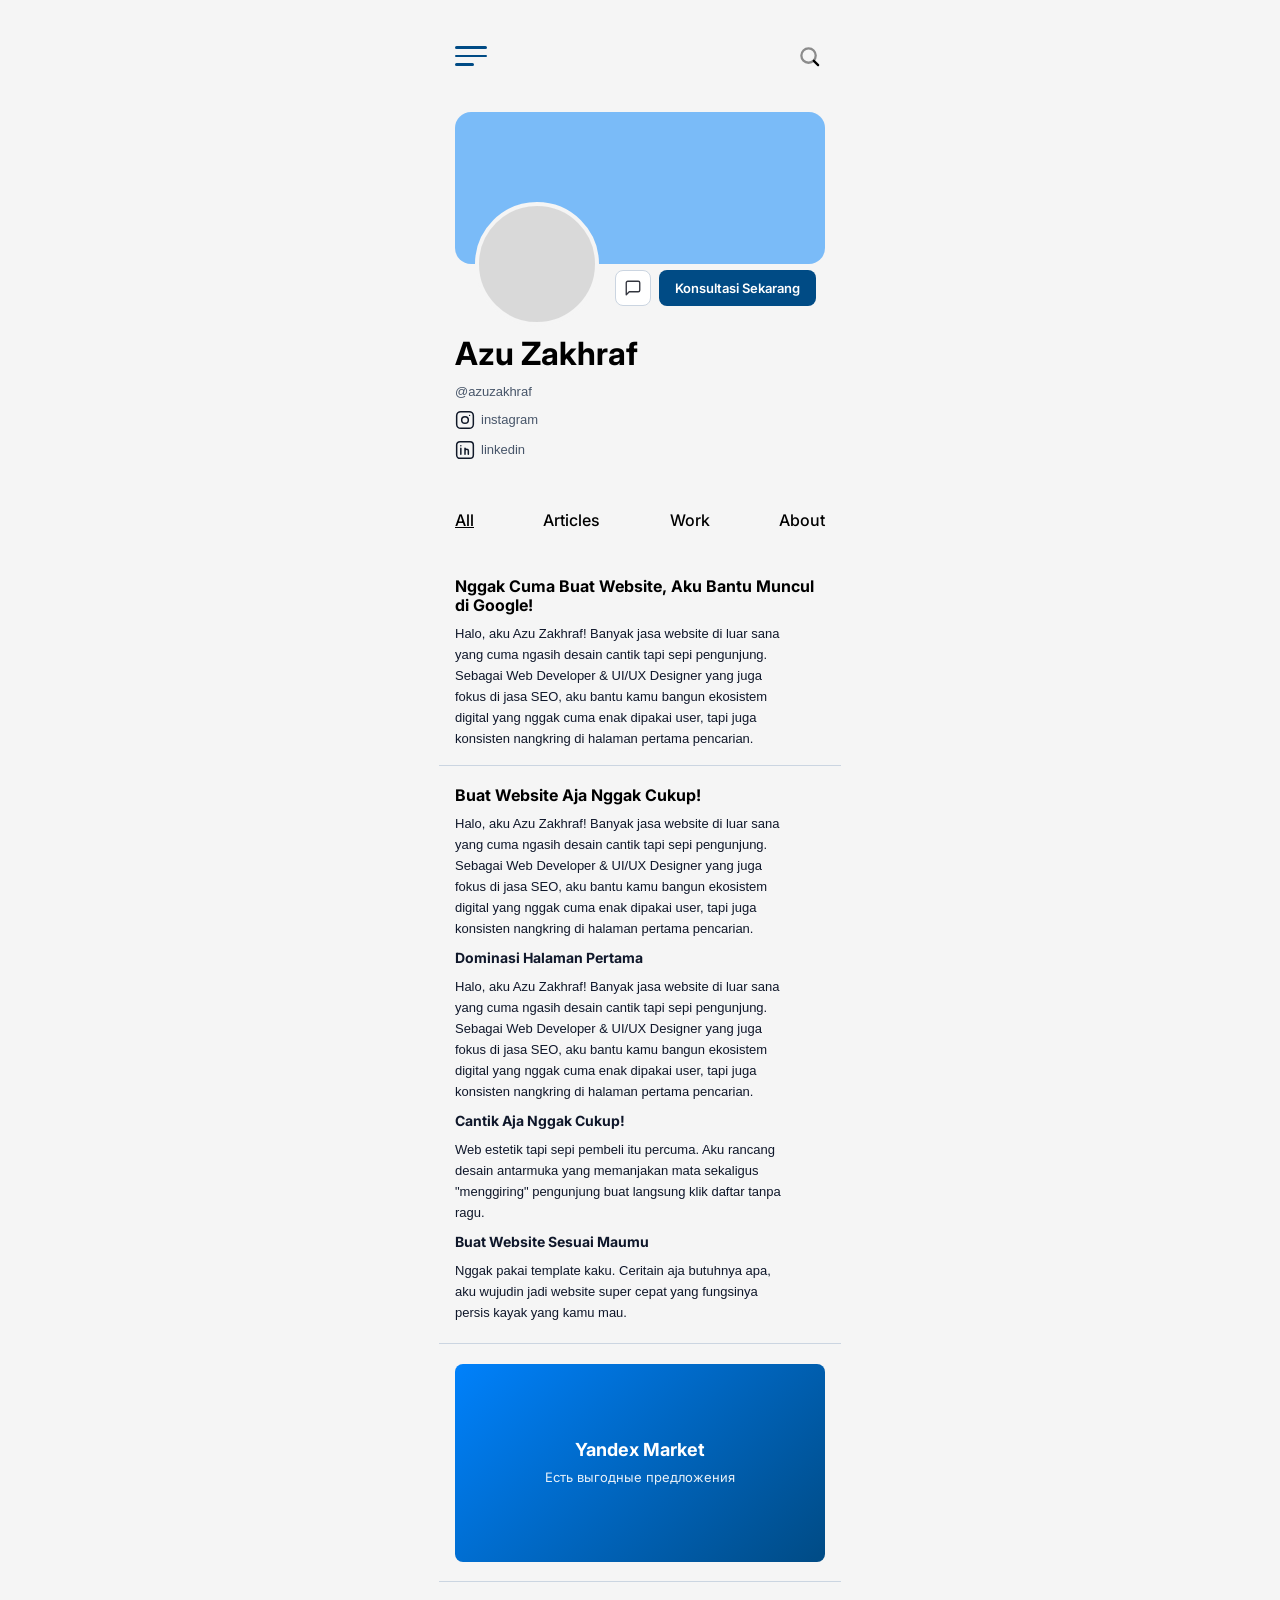
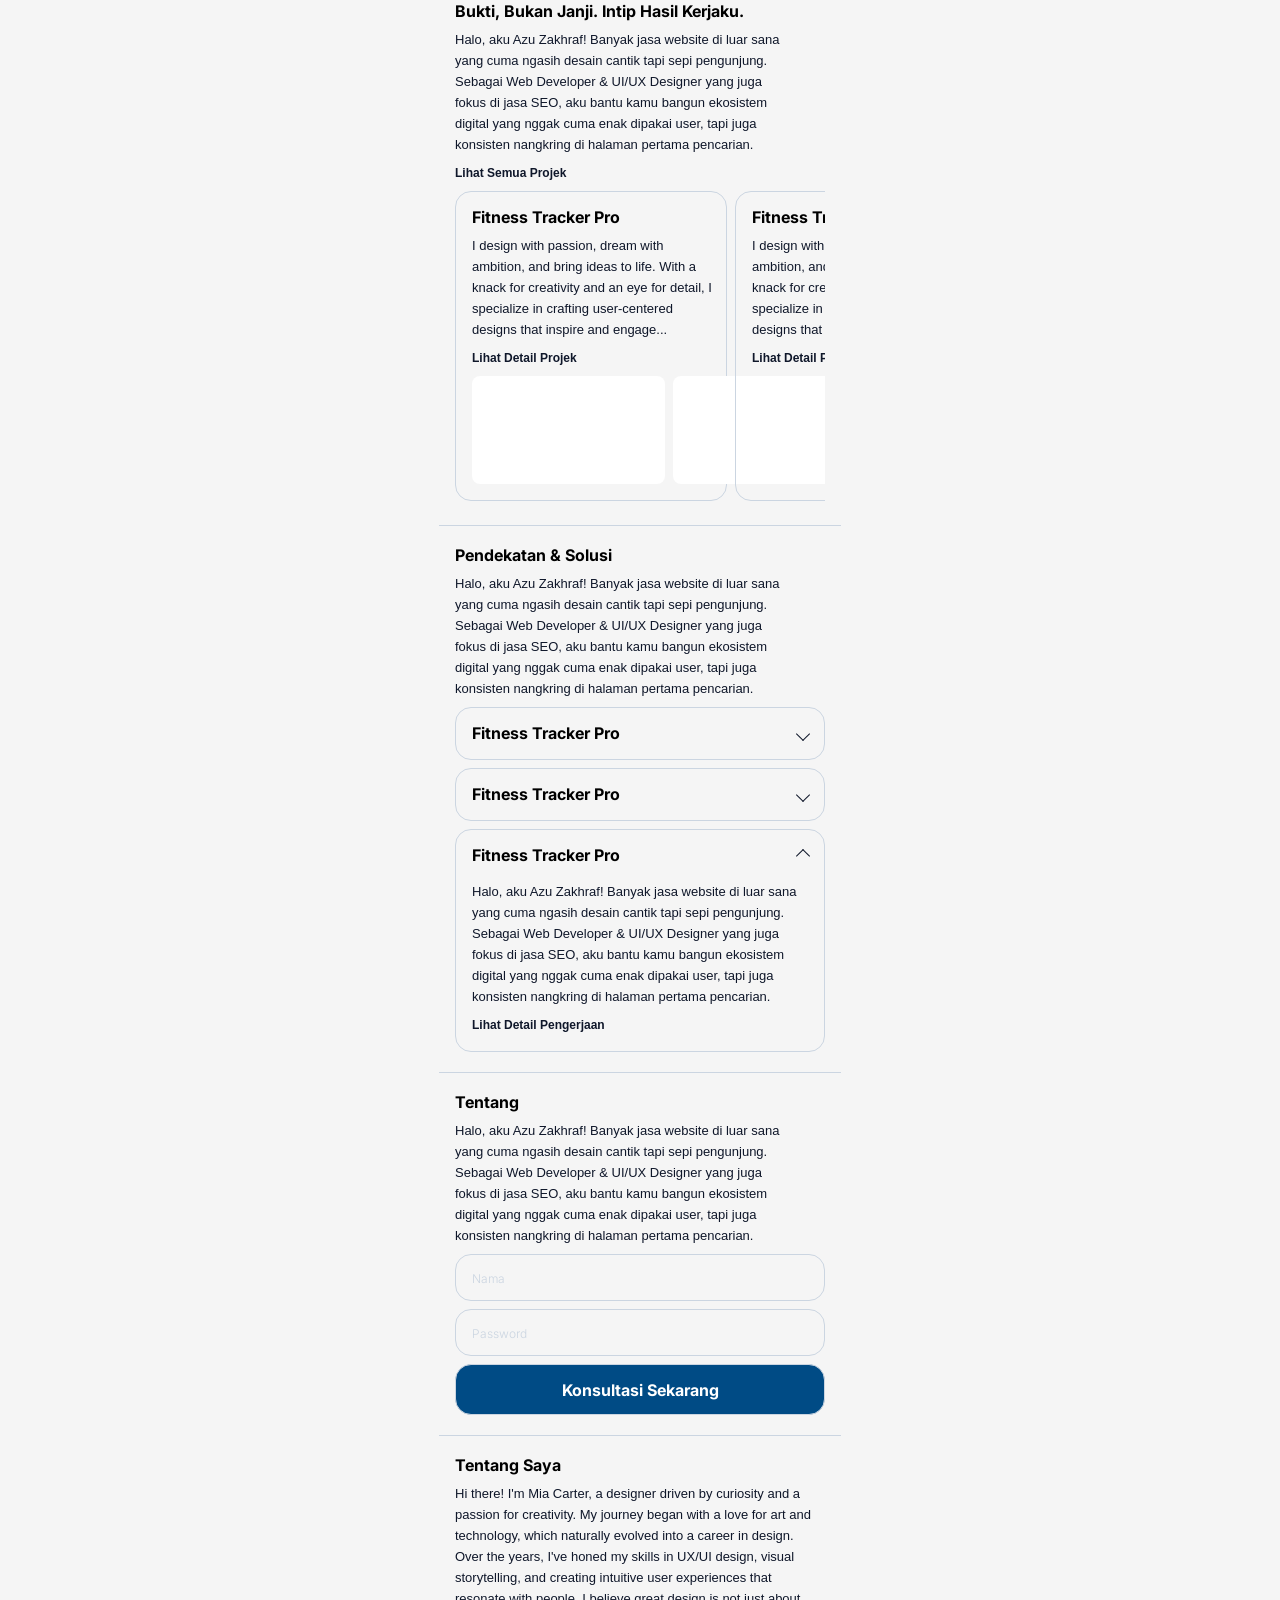
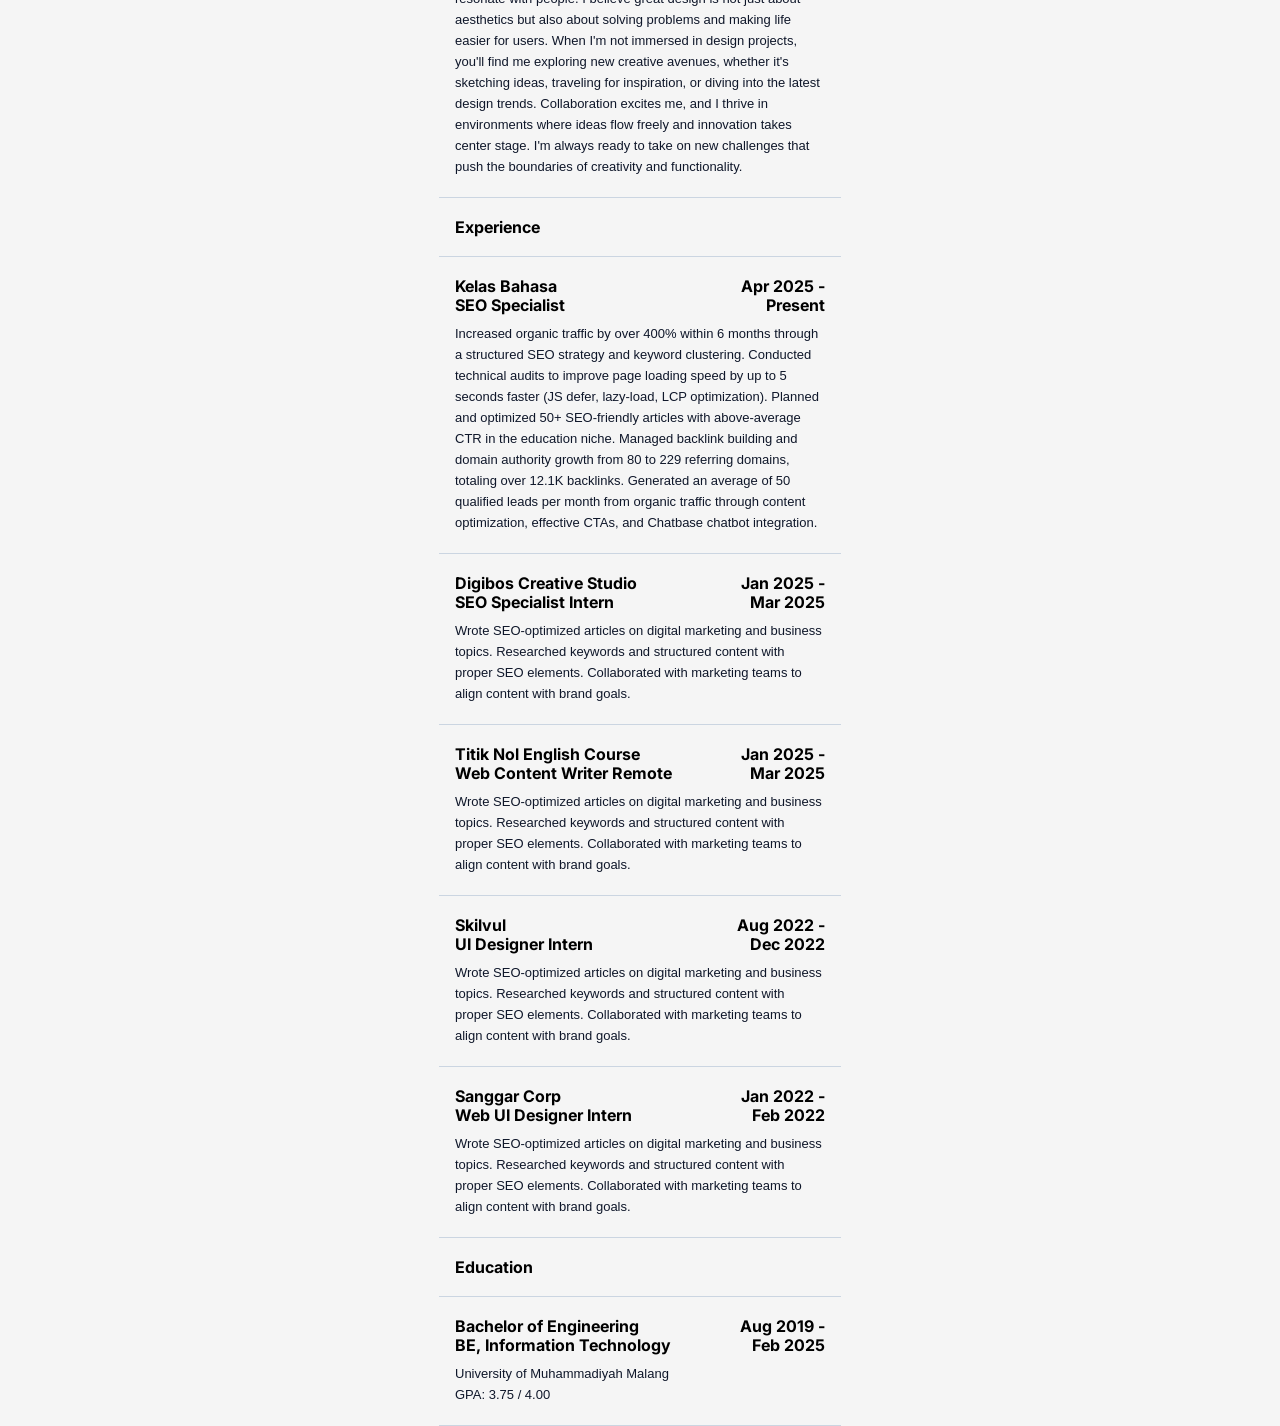
<file: index.html>
<!DOCTYPE html>
<html lang="id">
<head>
  <meta charset="UTF-8" />
  <meta name="viewport" content="width=device-width, initial-scale=1.0, maximum-scale=1.0" />
  <title>Azu Zakhraf Banyak — Web Developer & UI/UX Designer</title>
  <link rel="preconnect" href="https://fonts.googleapis.com" />
  <link rel="preconnect" href="https://fonts.gstatic.com" crossorigin />
  <link href="https://fonts.googleapis.com/css2?family=Inter:wght@300;400;500;600;700&display=swap" rel="stylesheet" />
  <style>
    * { box-sizing: border-box; margin: 0; padding: 0; }

    body {
      font-family: 'Inter', sans-serif;
      background: #F5F5F5;
      max-width: 402px;
      margin: 0 auto;
      min-height: 100vh;
    }

    /* ── HEADER ── */
    .header {
      display: flex;
      flex-direction: row;
      justify-content: space-between;
      align-items: center;
      padding: 40px 16px;
      width: 402px;
      height: 112px;
      background: #F5F5F5;
    }

    .header-logo {
      width: 32px;
      height: 32px;
      display: flex;
      flex-direction: column;
      justify-content: center;
      gap: 6px;
      cursor: pointer;
    }
    .header-logo span {
      display: block;
      height: 2.5px;
      background: #004B85;
      border-radius: 2px;
    }
    .header-logo span:nth-child(3) { width: 60%; }

    .header-search {
      width: 32px;
      height: 32px;
      display: flex;
      align-items: center;
      justify-content: center;
      cursor: pointer;
    }
    .header-search svg {
      width: 23px;
      height: 23px;
    }

    /* ── PROFILE ── */
    .profile {
      display: flex;
      flex-direction: column;
      align-items: flex-start;
      padding: 0px 16px 20px;
      gap: 8px;
      width: 402px;
      background: #F5F5F5;
    }

    .profile-banner-wrap {
      width: 370px;
      height: 214px;
      position: relative;
    }

    .profile-banner {
      position: absolute;
      width: 370px;
      height: 152px;
      left: 0;
      top: 0;
      background: #0081FB;
      opacity: 0.5;
      border-radius: 16px;
    }

    .profile-avatar {
      position: absolute;
      width: 124px;
      height: 124px;
      left: 20px;
      top: 90px;
      background: #D9D9D9;
      border-radius: 50%;
      border: 4px solid #F5F5F5;
    }

    .profile-action {
      position: absolute;
      display: flex;
      flex-direction: row;
      align-items: center;
      gap: 8px;
      left: 160px;
      top: 158px;
    }

    .profile-msg-icon {
      width: 36px;
      height: 36px;
      display: flex;
      align-items: center;
      justify-content: center;
      background: #fff;
      border-radius: 8px;
      border: 1px solid #CBD5E1;
    }

    .btn-konsultasi {
      display: flex;
      flex-direction: row;
      justify-content: center;
      align-items: center;
      padding: 0 16px;
      gap: 6px;
      height: 36px;
      background: #004B85;
      border-radius: 8px;
      border: none;
      cursor: pointer;
      white-space: nowrap;
    }
    .btn-konsultasi span {
      font-family: 'Inter', sans-serif;
      font-weight: 600;
      font-size: 13px;
      line-height: 1;
      color: #FFFFFF;
    }

    .profile-info {
      display: flex;
      flex-direction: column;
      align-items: flex-start;
      padding: 0;
      gap: 10px;
      width: 370px;
    }

    .profile-name {
      font-family: 'Inter', sans-serif;
      font-weight: 700;
      font-size: 32px;
      line-height: 40px;
      color: #000000;
    }

    .profile-handle {
      font-family: 'Helvetica', sans-serif;
      font-weight: 400;
      font-size: 13px;
      line-height: 16px;
      color: #475569;
    }

    .profile-links {
      display: flex;
      flex-direction: column;
      align-items: flex-start;
      gap: 10px;
    }

    .profile-link-row {
      display: flex;
      flex-direction: row;
      align-items: center;
      gap: 6px;
      cursor: pointer;
    }

    .social-label {
      font-family: 'Helvetica', sans-serif;
      font-weight: 400;
      font-size: 13px;
      line-height: 16px;
      color: #475569;
    }

    /* ── TABS ── */
    .tabs {
      display: flex;
      flex-direction: row;
      justify-content: space-between;
      align-items: center;
      padding: 20px 16px;
      gap: 8px;
      width: 402px;
      height: 80px;
      background: #F5F5F5;
    }

    .tab {
      font-family: 'Inter', sans-serif;
      font-weight: 500;
      font-size: 16px;
      line-height: 40px;
      color: #000000;
      background: none;
      border: none;
      cursor: pointer;
      text-decoration: none;
    }
    .tab.active {
      text-decoration: underline;
    }

    /* ── SECTION BASE ── */
    .section {
      box-sizing: border-box;
      display: flex;
      flex-direction: row;
      justify-content: space-between;
      align-items: flex-start;
      padding: 20px 16px;
      width: 402px;
      border-bottom: 1px solid #CBD5E1;
      background: #F5F5F5;
    }

    .section-inner {
      display: flex;
      flex-direction: column;
      align-items: flex-start;
      padding: 0px;
      gap: 8px;
      width: 370px;
    }

    .section-title {
      font-family: 'Inter', sans-serif;
      font-weight: 700;
      font-size: 16px;
      line-height: 19px;
      color: #000000;
      width: 370px;
    }

    .section-body {
      font-family: 'Helvetica Neue', 'Helvetica', sans-serif;
      font-weight: 400;
      font-size: 13px;
      line-height: 21px;
      color: #0F172A;
      width: 336px;
    }

    /* ── HERO ── */
    .hero-section {
      box-sizing: border-box;
      display: flex;
      flex-direction: row;
      justify-content: space-between;
      align-items: center;
      padding: 20px 16px;
      width: 402px;
      height: 206px;
      border-bottom: 1px solid #CBD5E1;
      background: #F5F5F5;
    }

    /* ── PROBLEM SECTION ── */
    .problem-inner {
      width: 370px;
      display: flex;
      flex-direction: column;
      gap: 8px;
    }

    .sub-heading {
      display: flex;
      flex-direction: column;
      align-items: flex-start;
      gap: 8px;
      width: 336px;
    }

    .sub-heading-title {
      font-family: 'Inter', sans-serif;
      font-weight: 700;
      font-size: 14px;
      line-height: 21px;
      color: #0F172A;
    }

    .sub-heading-body {
      font-family: 'Helvetica Neue', 'Helvetica', sans-serif;
      font-weight: 400;
      font-size: 13px;
      line-height: 21px;
      color: #0F172A;
      width: 336px;
    }

    /* ── CTA BANNER ── */
    .cta-section {
      box-sizing: border-box;
      display: flex;
      flex-direction: row;
      justify-content: space-between;
      align-items: center;
      padding: 20px 16px;
      width: 402px;
      height: 238px;
      border-bottom: 1px solid #CBD5E1;
      background: #F5F5F5;
    }

    .cta-image-wrap {
      width: 370px;
      height: 198px;
      border-radius: 8px;
      background: linear-gradient(135deg, #0081FB 0%, #004B85 100%);
      display: flex;
      align-items: center;
      justify-content: center;
      overflow: hidden;
      position: relative;
    }

    .cta-image-text {
      font-family: 'Inter', sans-serif;
      font-weight: 700;
      font-size: 18px;
      color: #fff;
      text-align: center;
      padding: 20px;
      line-height: 1.4;
    }

    /* ── PROJECTS ── */
    .projects-scroll-wrap {
      width: 370px;
      overflow: hidden;
      position: relative;
    }

    .projects-scroll {
      display: flex;
      flex-direction: row;
      align-items: center;
      gap: 8px;
      overflow-x: auto;
      scrollbar-width: none;
      padding-bottom: 4px;
    }
    .projects-scroll::-webkit-scrollbar { display: none; }

    .project-card {
      box-sizing: border-box;
      display: flex;
      flex-direction: column;
      align-items: flex-start;
      padding: 16px;
      gap: 8px;
      width: 272px;
      min-width: 272px;
      border: 1px solid #CBD5E1;
      border-radius: 16px;
      flex-shrink: 0;
    }

    .project-card-title {
      font-family: 'Inter', sans-serif;
      font-weight: 700;
      font-size: 16px;
      line-height: 19px;
      color: #000000;
      width: 240px;
    }

    .project-card-desc {
      font-family: 'Helvetica Neue', 'Helvetica', sans-serif;
      font-weight: 400;
      font-size: 13px;
      line-height: 21px;
      color: #0F172A;
      width: 240px;
    }

    .project-card-link {
      font-family: 'Helvetica Neue', 'Helvetica', sans-serif;
      font-weight: 700;
      font-size: 12px;
      line-height: 20px;
      color: #0F172A;
      cursor: pointer;
    }

    .project-images {
      display: flex;
      flex-direction: row;
      align-items: flex-start;
      gap: 8px;
      width: 100%;
    }

    .project-thumb {
      width: 193px;
      height: 108px;
      background: #FFFFFF;
      border-radius: 8px;
      flex-shrink: 0;
    }

    /* ── ACCORDION ── */
    .accordion-wrap {
      display: flex;
      flex-direction: column;
      gap: 8px;
      width: 370px;
    }

    .acc-item {
      box-sizing: border-box;
      border: 1px solid #CBD5E1;
      border-radius: 16px;
      overflow: hidden;
    }

    .acc-head {
      display: flex;
      flex-direction: row;
      justify-content: space-between;
      align-items: center;
      padding: 16px;
      gap: 8px;
      width: 100%;
      height: 51px;
      background: none;
      border: none;
      cursor: pointer;
    }

    .acc-head-title {
      font-family: 'Inter', sans-serif;
      font-weight: 700;
      font-size: 16px;
      line-height: 19px;
      color: #000000;
      text-align: left;
    }

    .acc-chevron {
      width: 10px;
      height: 10px;
      border-right: 1.8px solid #0F172A;
      border-bottom: 1.8px solid #0F172A;
      transform: rotate(45deg);
      flex-shrink: 0;
      transition: transform 0.25s;
    }
    .acc-item.open .acc-chevron {
      transform: rotate(-135deg);
    }

    .acc-body {
      max-height: 0;
      overflow: hidden;
      transition: max-height 0.3s ease;
    }
    .acc-body-inner {
      padding: 0 16px 16px;
      font-family: 'Helvetica Neue', 'Helvetica', sans-serif;
      font-weight: 400;
      font-size: 13px;
      line-height: 21px;
      color: #0F172A;
    }
    .acc-detail-link {
      display: block;
      margin-top: 8px;
      font-family: 'Helvetica Neue', 'Helvetica', sans-serif;
      font-weight: 700;
      font-size: 12px;
      line-height: 20px;
      color: #0F172A;
      cursor: pointer;
    }

    /* ── TENTANG (contact form) ── */
    .form-field {
      box-sizing: border-box;
      display: flex;
      flex-direction: row;
      align-items: flex-start;
      padding: 16px;
      gap: 8px;
      width: 370px;
      height: 47px;
      border: 1px solid #CBD5E1;
      border-radius: 16px;
      background: none;
    }

    .form-field input {
      border: none;
      outline: none;
      background: none;
      font-family: 'Inter', sans-serif;
      font-weight: 300;
      font-size: 12px;
      line-height: 15px;
      color: #000000;
      width: 100%;
    }
    .form-field input::placeholder { color: #CBD5E1; }

    .btn-konsultasi-lg {
      box-sizing: border-box;
      display: flex;
      flex-direction: row;
      justify-content: center;
      align-items: flex-start;
      padding: 16px;
      gap: 8px;
      width: 370px;
      height: 51px;
      background: #004B85;
      border: 1px solid #CBD5E1;
      border-radius: 16px;
      cursor: pointer;
    }
    .btn-konsultasi-lg span {
      font-family: 'Inter', sans-serif;
      font-weight: 700;
      font-size: 16px;
      line-height: 19px;
      color: #FFFFFF;
    }

    /* ── TENTANG SAYA ── */
    .about-body {
      font-family: 'Helvetica Neue', 'Helvetica', sans-serif;
      font-weight: 400;
      font-size: 13px;
      line-height: 21px;
      color: #0F172A;
      width: 370px;
    }

    /* ── SECTION TITLE ROW (Experience / Education headers) ── */
    .title-section {
      box-sizing: border-box;
      display: flex;
      flex-direction: column;
      align-items: flex-start;
      padding: 20px 16px;
      width: 402px;
      height: 59px;
      border-bottom: 1px solid #CBD5E1;
      background: #F5F5F5;
    }

    /* ── EXPERIENCE ITEM ── */
    .exp-section {
      box-sizing: border-box;
      display: flex;
      flex-direction: row;
      justify-content: space-between;
      align-items: flex-start;
      padding: 20px 16px;
      width: 402px;
      border-bottom: 1px solid #CBD5E1;
      background: #F5F5F5;
    }

    .exp-inner {
      display: flex;
      flex-direction: column;
      align-items: flex-start;
      gap: 8px;
      width: 370px;
    }

    .exp-header {
      display: flex;
      flex-direction: row;
      justify-content: space-between;
      align-items: flex-start;
      width: 370px;
    }

    .exp-left {
      display: flex;
      flex-direction: column;
      align-items: flex-start;
    }

    .exp-org {
      font-family: 'Inter', sans-serif;
      font-weight: 700;
      font-size: 16px;
      line-height: 19px;
      color: #000000;
    }

    .exp-role {
      font-family: 'Inter', sans-serif;
      font-weight: 700;
      font-size: 16px;
      line-height: 19px;
      color: #000000;
    }

    .exp-right {
      display: flex;
      flex-direction: column;
      align-items: flex-end;
    }

    .exp-date {
      font-family: 'Inter', sans-serif;
      font-weight: 700;
      font-size: 16px;
      line-height: 19px;
      color: #000000;
      text-align: right;
    }

    .exp-body {
      font-family: 'Helvetica Neue', 'Helvetica', sans-serif;
      font-weight: 400;
      font-size: 13px;
      line-height: 21px;
      color: #0F172A;
      width: 370px;
    }

    /* ── "Lihat Semua Projek" link ── */
    .see-all {
      font-family: 'Helvetica Neue', 'Helvetica', sans-serif;
      font-weight: 700;
      font-size: 12px;
      line-height: 20px;
      color: #0F172A;
      cursor: pointer;
    }
  </style>
</head>
<body>

  <!-- HEADER -->
  <div class="header">
    <div class="header-logo">
      <span></span>
      <span></span>
      <span></span>
    </div>
    <div class="header-search">
      <svg viewBox="0 0 24 24" fill="none">
        <circle cx="11" cy="11" r="7.5" stroke="#8B8B8B" stroke-width="2.4"/>
        <path d="M16.5 16.5L21 21" stroke="#000" stroke-width="2.4" stroke-linecap="round"/>
      </svg>
    </div>
  </div>

  <!-- PROFILE -->
  <div class="profile">
    <div class="profile-banner-wrap">
      <div class="profile-banner"></div>
      <div class="profile-avatar"></div>
      <div class="profile-action">
        <div class="profile-msg-icon">
          <svg width="18" height="18" viewBox="0 0 24 24" fill="none" stroke="#33363F" stroke-width="1.8" stroke-linecap="round" stroke-linejoin="round">
            <path d="M21 15a2 2 0 0 1-2 2H7l-4 4V5a2 2 0 0 1 2-2h14a2 2 0 0 1 2 2z"/>
          </svg>
        </div>
        <button class="btn-konsultasi">
          <span>Konsultasi Sekarang</span>
        </button>
      </div>
    </div>

    <div class="profile-info">
      <div class="profile-name">Azu Zakhraf</div>
      <div class="profile-handle">@azuzakhraf</div>
      <div class="profile-links">
        <div class="profile-link-row">
          <!-- Instagram icon -->
          <svg width="20" height="20" viewBox="0 0 24 24" fill="none" stroke="#101828" stroke-width="1.8" stroke-linecap="round" stroke-linejoin="round">
            <rect x="2" y="2" width="20" height="20" rx="5"/>
            <circle cx="12" cy="12" r="4"/>
            <circle cx="17.5" cy="6.5" r="0.8" fill="#101828" stroke="none"/>
          </svg>
          <span class="social-label">instagram</span>
        </div>
        <div class="profile-link-row">
          <!-- LinkedIn icon -->
          <svg width="20" height="20" viewBox="0 0 24 24" fill="none" stroke="#101828" stroke-width="1.8" stroke-linecap="round" stroke-linejoin="round">
            <rect x="2" y="2" width="20" height="20" rx="4"/>
            <path d="M7 10v7M7 7v.01M12 17v-4a2 2 0 0 1 4 0v4M12 10v7"/>
          </svg>
          <span class="social-label">linkedin</span>
        </div>
      </div>
    </div>
  </div>

  <!-- TABS -->
  <div class="tabs">
    <button class="tab active" onclick="setTab(this)">All</button>
    <button class="tab" onclick="setTab(this)">Articles</button>
    <button class="tab" onclick="setTab(this)">Work</button>
    <button class="tab" onclick="setTab(this)">About</button>
  </div>

  <!-- HERO -->
  <div class="hero-section">
    <div class="section-inner">
      <div class="section-title">Nggak Cuma Buat Website, Aku Bantu Muncul di Google!</div>
      <div class="section-body">Halo, aku Azu Zakhraf! Banyak jasa website di luar sana yang cuma ngasih desain cantik tapi sepi pengunjung. Sebagai Web Developer & UI/UX Designer yang juga fokus di jasa SEO, aku bantu kamu bangun ekosistem digital yang nggak cuma enak dipakai user, tapi juga konsisten nangkring di halaman pertama pencarian.</div>
    </div>
  </div>

  <!-- PROBLEM -->
  <div class="section" style="height:auto">
    <div class="problem-inner">
      <div class="section-title">Buat Website Aja Nggak Cukup!</div>
      <div class="section-body">Halo, aku Azu Zakhraf! Banyak jasa website di luar sana yang cuma ngasih desain cantik tapi sepi pengunjung. Sebagai Web Developer & UI/UX Designer yang juga fokus di jasa SEO, aku bantu kamu bangun ekosistem digital yang nggak cuma enak dipakai user, tapi juga konsisten nangkring di halaman pertama pencarian.</div>

      <div class="sub-heading">
        <div class="sub-heading-title">Dominasi Halaman Pertama</div>
        <div class="sub-heading-body">Halo, aku Azu Zakhraf! Banyak jasa website di luar sana yang cuma ngasih desain cantik tapi sepi pengunjung. Sebagai Web Developer & UI/UX Designer yang juga fokus di jasa SEO, aku bantu kamu bangun ekosistem digital yang nggak cuma enak dipakai user, tapi juga konsisten nangkring di halaman pertama pencarian.</div>
      </div>

      <div class="sub-heading">
        <div class="sub-heading-title">Cantik Aja Nggak Cukup!</div>
        <div class="sub-heading-body">Web estetik tapi sepi pembeli itu percuma. Aku rancang desain antarmuka yang memanjakan mata sekaligus "menggiring" pengunjung buat langsung klik daftar tanpa ragu.</div>
      </div>

      <div class="sub-heading">
        <div class="sub-heading-title">Buat Website Sesuai Maumu</div>
        <div class="sub-heading-body">Nggak pakai template kaku. Ceritain aja butuhnya apa, aku wujudin jadi website super cepat yang fungsinya persis kayak yang kamu mau.</div>
      </div>
    </div>
  </div>

  <!-- CTA BANNER -->
  <div class="cta-section">
    <div class="cta-image-wrap">
      <div class="cta-image-text">Yandex Market<br/><span style="font-size:13px;font-weight:400;opacity:0.9">Есть выгодные предложения</span></div>
    </div>
  </div>

  <!-- PROJECTS -->
  <div class="section" style="height:auto; align-items:flex-start">
    <div class="section-inner">
      <div class="section-title">Bukti, Bukan Janji. Intip Hasil Kerjaku.</div>
      <div class="section-body">Halo, aku Azu Zakhraf! Banyak jasa website di luar sana yang cuma ngasih desain cantik tapi sepi pengunjung. Sebagai Web Developer & UI/UX Designer yang juga fokus di jasa SEO, aku bantu kamu bangun ekosistem digital yang nggak cuma enak dipakai user, tapi juga konsisten nangkring di halaman pertama pencarian.</div>
      <div class="see-all">Lihat Semua Projek</div>

      <div class="projects-scroll-wrap">
        <div class="projects-scroll">
          <!-- Card 1 -->
          <div class="project-card">
            <div class="project-card-title">Fitness Tracker Pro</div>
            <div class="project-card-desc">I design with passion, dream with ambition, and bring ideas to life. With a knack for creativity and an eye for detail, I specialize in crafting user-centered designs that inspire and engage...</div>
            <div class="project-card-link">Lihat Detail Projek</div>
            <div class="project-images">
              <div class="project-thumb"></div>
              <div class="project-thumb"></div>
            </div>
          </div>
          <!-- Card 2 -->
          <div class="project-card">
            <div class="project-card-title">Fitness Tracker Pro</div>
            <div class="project-card-desc">I design with passion, dream with ambition, and bring ideas to life. With a knack for creativity and an eye for detail, I specialize in crafting user-centered designs that inspire and engage...</div>
            <div class="project-card-link">Lihat Detail Projek</div>
            <div class="project-images">
              <div class="project-thumb"></div>
              <div class="project-thumb"></div>
            </div>
          </div>
        </div>
      </div>
    </div>
  </div>

  <!-- PENDEKATAN & SOLUSI -->
  <div class="section" style="height:auto; align-items:flex-start">
    <div class="section-inner">
      <div class="section-title">Pendekatan & Solusi</div>
      <div class="section-body">Halo, aku Azu Zakhraf! Banyak jasa website di luar sana yang cuma ngasih desain cantik tapi sepi pengunjung. Sebagai Web Developer & UI/UX Designer yang juga fokus di jasa SEO, aku bantu kamu bangun ekosistem digital yang nggak cuma enak dipakai user, tapi juga konsisten nangkring di halaman pertama pencarian.</div>

      <div class="accordion-wrap">
        <div class="acc-item">
          <button class="acc-head">
            <span class="acc-head-title">Fitness Tracker Pro</span>
            <div class="acc-chevron"></div>
          </button>
          <div class="acc-body"><div class="acc-body-inner">Dimulai dari riset mendalam tentang bisnis kamu, kompetitor, dan target audiens. Dari sini lahir strategi konten dan keyword yang relevan untuk meningkatkan visibilitas di mesin pencari.</div></div>
        </div>

        <div class="acc-item">
          <button class="acc-head">
            <span class="acc-head-title">Fitness Tracker Pro</span>
            <div class="acc-chevron"></div>
          </button>
          <div class="acc-body"><div class="acc-body-inner">Wireframe hingga prototype high-fidelity. Saya merancang antarmuka yang intuitif dan estetis.</div></div>
        </div>

        <div class="acc-item open">
          <button class="acc-head">
            <span class="acc-head-title">Fitness Tracker Pro</span>
            <div class="acc-chevron"></div>
          </button>
          <div class="acc-body" style="max-height:300px">
            <div class="acc-body-inner">
              Halo, aku Azu Zakhraf! Banyak jasa website di luar sana yang cuma ngasih desain cantik tapi sepi pengunjung. Sebagai Web Developer & UI/UX Designer yang juga fokus di jasa SEO, aku bantu kamu bangun ekosistem digital yang nggak cuma enak dipakai user, tapi juga konsisten nangkring di halaman pertama pencarian.
              <span class="acc-detail-link">Lihat Detail Pengerjaan</span>
            </div>
          </div>
        </div>
      </div>
    </div>
  </div>

  <!-- TENTANG (Contact Form) -->
  <div class="section" style="height:auto; align-items:flex-start">
    <div class="section-inner">
      <div class="section-title">Tentang</div>
      <div class="section-body">Halo, aku Azu Zakhraf! Banyak jasa website di luar sana yang cuma ngasih desain cantik tapi sepi pengunjung. Sebagai Web Developer & UI/UX Designer yang juga fokus di jasa SEO, aku bantu kamu bangun ekosistem digital yang nggak cuma enak dipakai user, tapi juga konsisten nangkring di halaman pertama pencarian.</div>

      <div style="display:flex;flex-direction:column;gap:8px;width:370px">
        <div class="form-field">
          <input type="text" placeholder="Nama" />
        </div>
        <div class="form-field">
          <input type="password" placeholder="Password" />
        </div>
        <button class="btn-konsultasi-lg">
          <span>Konsultasi Sekarang</span>
        </button>
      </div>
    </div>
  </div>

  <!-- TENTANG SAYA -->
  <div class="section" style="height:auto; align-items:flex-start">
    <div class="section-inner">
      <div class="section-title">Tentang Saya</div>
      <div class="about-body">Hi there! I'm Mia Carter, a designer driven by curiosity and a passion for creativity. My journey began with a love for art and technology, which naturally evolved into a career in design. Over the years, I've honed my skills in UX/UI design, visual storytelling, and creating intuitive user experiences that resonate with people. I believe great design is not just about aesthetics but also about solving problems and making life easier for users.

When I'm not immersed in design projects, you'll find me exploring new creative avenues, whether it's sketching ideas, traveling for inspiration, or diving into the latest design trends. Collaboration excites me, and I thrive in environments where ideas flow freely and innovation takes center stage. I'm always ready to take on new challenges that push the boundaries of creativity and functionality.</div>
    </div>
  </div>

  <!-- EXPERIENCE TITLE -->
  <div class="title-section">
    <div class="section-title">Experience</div>
  </div>

  <!-- EXP: Kelas Bahasa -->
  <div class="exp-section">
    <div class="exp-inner">
      <div class="exp-header">
        <div class="exp-left">
          <div class="exp-org">Kelas Bahasa</div>
          <div class="exp-role">SEO Specialist</div>
        </div>
        <div class="exp-right">
          <div class="exp-date">Apr 2025 -</div>
          <div class="exp-date">Present</div>
        </div>
      </div>
      <div class="exp-body">Increased organic traffic by over 400% within 6 months through a structured SEO strategy and keyword clustering. Conducted technical audits to improve page loading speed by up to 5 seconds faster (JS defer, lazy-load, LCP optimization). Planned and optimized 50+ SEO-friendly articles with above-average CTR in the education niche. Managed backlink building and domain authority growth from 80 to 229 referring domains, totaling over 12.1K backlinks. Generated an average of 50 qualified leads per month from organic traffic through content optimization, effective CTAs, and Chatbase chatbot integration.</div>
    </div>
  </div>

  <!-- EXP: Digibos -->
  <div class="exp-section">
    <div class="exp-inner">
      <div class="exp-header">
        <div class="exp-left">
          <div class="exp-org">Digibos Creative Studio</div>
          <div class="exp-role">SEO Specialist Intern</div>
        </div>
        <div class="exp-right">
          <div class="exp-date">Jan 2025 -</div>
          <div class="exp-date">Mar 2025</div>
        </div>
      </div>
      <div class="exp-body">Wrote SEO-optimized articles on digital marketing and business topics. Researched keywords and structured content with proper SEO elements. Collaborated with marketing teams to align content with brand goals.</div>
    </div>
  </div>

  <!-- EXP: Titik Nol -->
  <div class="exp-section">
    <div class="exp-inner">
      <div class="exp-header">
        <div class="exp-left">
          <div class="exp-org">Titik Nol English Course</div>
          <div class="exp-role">Web Content Writer Remote</div>
        </div>
        <div class="exp-right">
          <div class="exp-date">Jan 2025 -</div>
          <div class="exp-date">Mar 2025</div>
        </div>
      </div>
      <div class="exp-body">Wrote SEO-optimized articles on digital marketing and business topics. Researched keywords and structured content with proper SEO elements. Collaborated with marketing teams to align content with brand goals.</div>
    </div>
  </div>

  <!-- EXP: Skilvul -->
  <div class="exp-section">
    <div class="exp-inner">
      <div class="exp-header">
        <div class="exp-left">
          <div class="exp-org">Skilvul</div>
          <div class="exp-role">UI Designer Intern</div>
        </div>
        <div class="exp-right">
          <div class="exp-date">Aug 2022 -</div>
          <div class="exp-date">Dec 2022</div>
        </div>
      </div>
      <div class="exp-body">Wrote SEO-optimized articles on digital marketing and business topics. Researched keywords and structured content with proper SEO elements. Collaborated with marketing teams to align content with brand goals.</div>
    </div>
  </div>

  <!-- EXP: Sanggar Corp -->
  <div class="exp-section">
    <div class="exp-inner">
      <div class="exp-header">
        <div class="exp-left">
          <div class="exp-org">Sanggar Corp</div>
          <div class="exp-role">Web UI Designer Intern</div>
        </div>
        <div class="exp-right">
          <div class="exp-date">Jan 2022 -</div>
          <div class="exp-date">Feb 2022</div>
        </div>
      </div>
      <div class="exp-body">Wrote SEO-optimized articles on digital marketing and business topics. Researched keywords and structured content with proper SEO elements. Collaborated with marketing teams to align content with brand goals.</div>
    </div>
  </div>

  <!-- EDUCATION TITLE -->
  <div class="title-section">
    <div class="section-title">Education</div>
  </div>

  <!-- EDU: Bachelor -->
  <div class="exp-section">
    <div class="exp-inner">
      <div class="exp-header">
        <div class="exp-left">
          <div class="exp-org">Bachelor of Engineering</div>
          <div class="exp-role">BE, Information Technology</div>
        </div>
        <div class="exp-right">
          <div class="exp-date">Aug 2019 -</div>
          <div class="exp-date">Feb 2025</div>
        </div>
      </div>
      <div class="exp-body">University of Muhammadiyah Malang<br/>GPA: 3.75 / 4.00</div>
    </div>
  </div>

  <script>
    function setTab(el) {
      document.querySelectorAll('.tab').forEach(t => t.classList.remove('active'));
      el.classList.add('active');
    }

    document.querySelectorAll('.acc-head').forEach(btn => {
      btn.addEventListener('click', () => {
        const item = btn.parentElement;
        const body = item.querySelector('.acc-body');
        const isOpen = item.classList.contains('open');

        document.querySelectorAll('.acc-item').forEach(i => {
          i.classList.remove('open');
          i.querySelector('.acc-body').style.maxHeight = '0';
        });

        if (!isOpen) {
          item.classList.add('open');
          body.style.maxHeight = body.scrollHeight + 'px';
        }
      });
    });
  </script>
</body>
</html>
</file>
